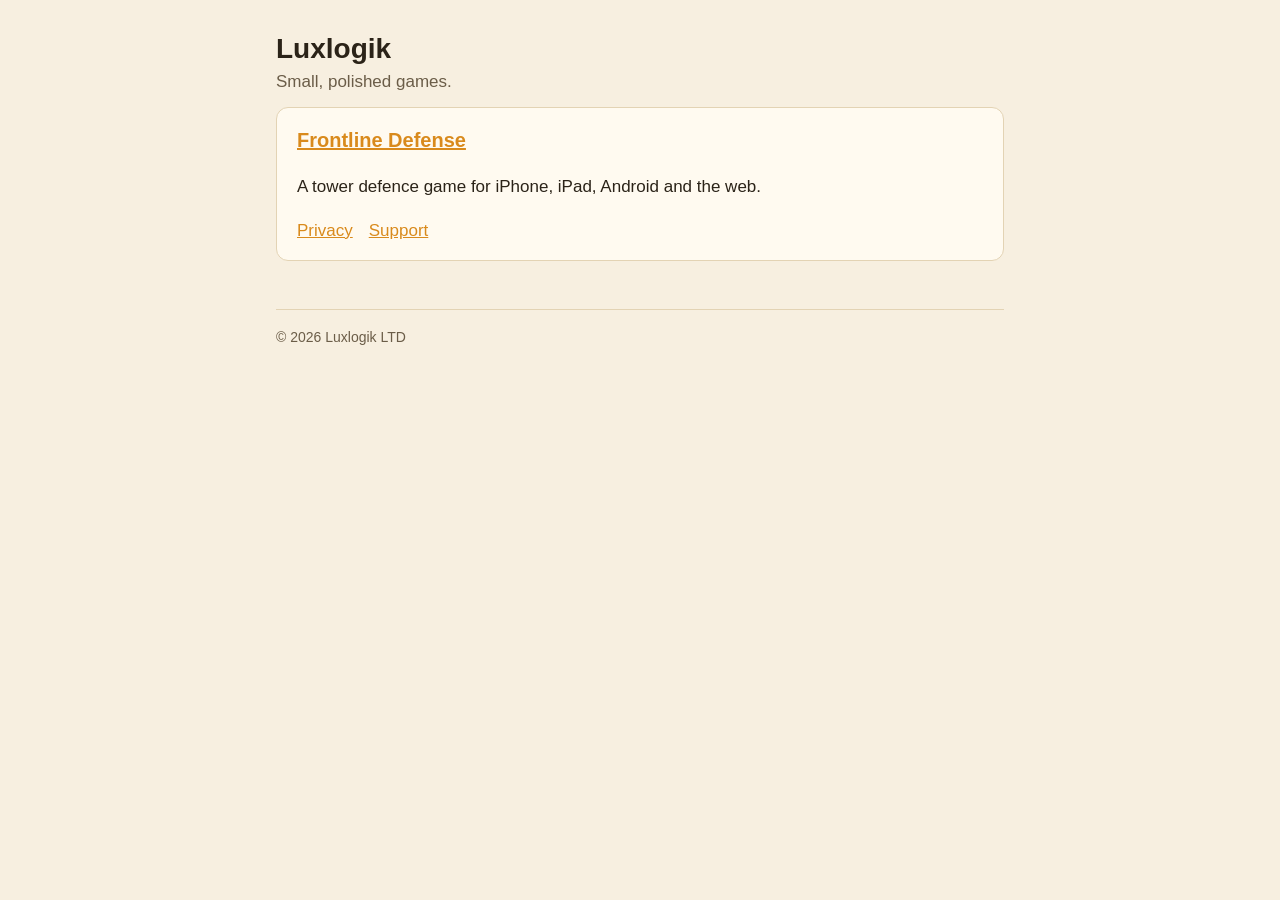
<file: index.html>
<!doctype html><html lang="en"><head><meta charset="utf-8"><meta name="viewport" content="width=device-width,initial-scale=1">
<title>Luxlogik</title><link rel="stylesheet" href="/style.css"></head><body><main>
<h1>Luxlogik</h1><p class="sub">Small, polished games.</p>
<div class="card"><h2 style="margin-top:0"><a href="/frontline-defense/">Frontline Defense</a></h2>
<p>A tower defence game for iPhone, iPad, Android and the web.</p>
<nav><a href="/frontline-defense/privacy.html">Privacy</a><a href="/frontline-defense/support.html">Support</a></nav></div>
<footer>© 2026 Luxlogik LTD</footer></main></body></html>
</file>
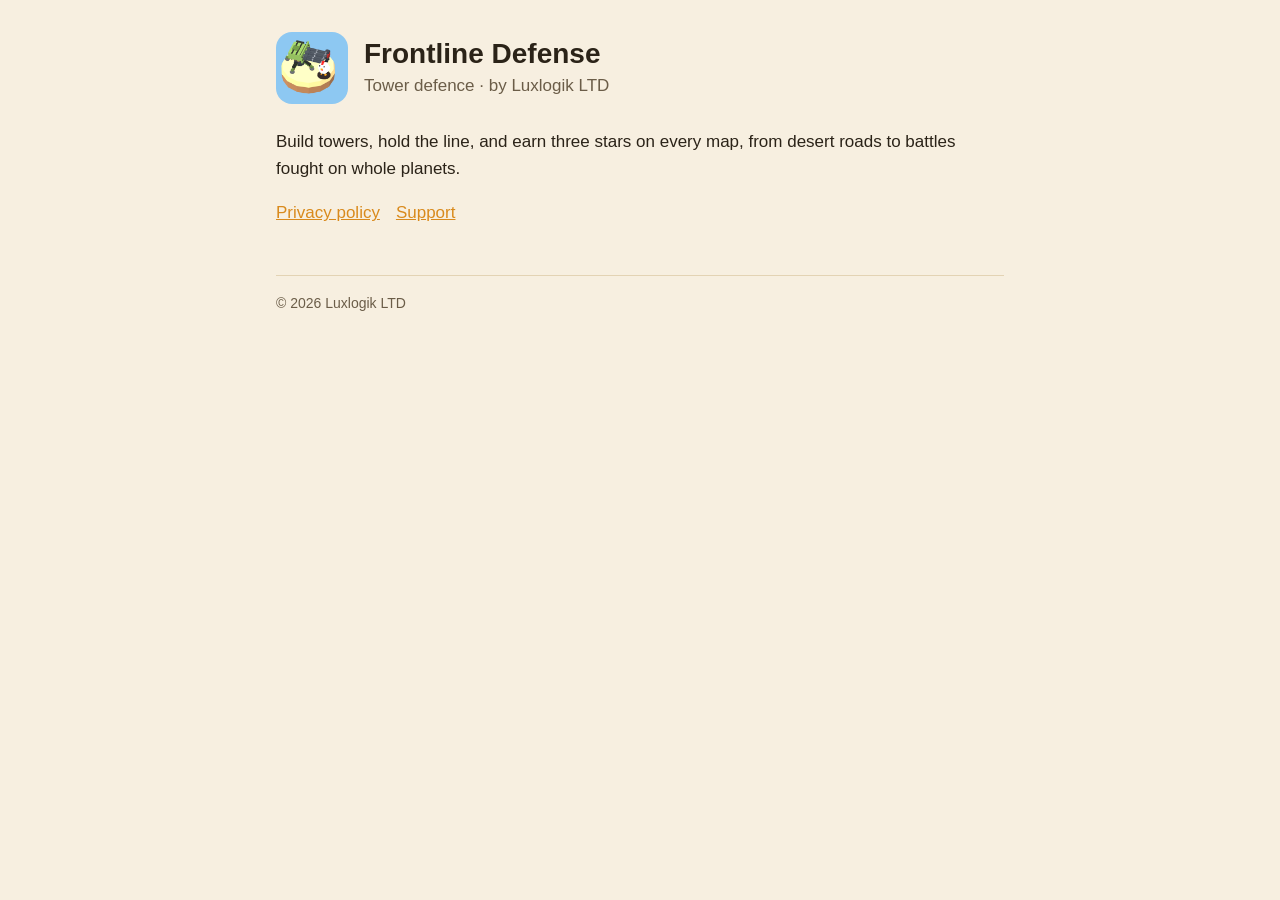
<file: frontline-defense/index.html>
<!doctype html><html lang="en"><head><meta charset="utf-8"><meta name="viewport" content="width=device-width,initial-scale=1">
<title>Frontline Defense</title><link rel="stylesheet" href="/style.css"><link rel="icon" href="icon.png"></head><body><main>
<header><img src="icon.png" alt=""><div><h1>Frontline Defense</h1><p class="sub">Tower defence · by Luxlogik LTD</p></div></header>
<p>Build towers, hold the line, and earn three stars on every map, from desert roads to battles fought on whole planets.</p>
<nav><a href="privacy.html">Privacy policy</a><a href="support.html">Support</a></nav>
<footer>© 2026 Luxlogik LTD</footer></main></body></html>
</file>
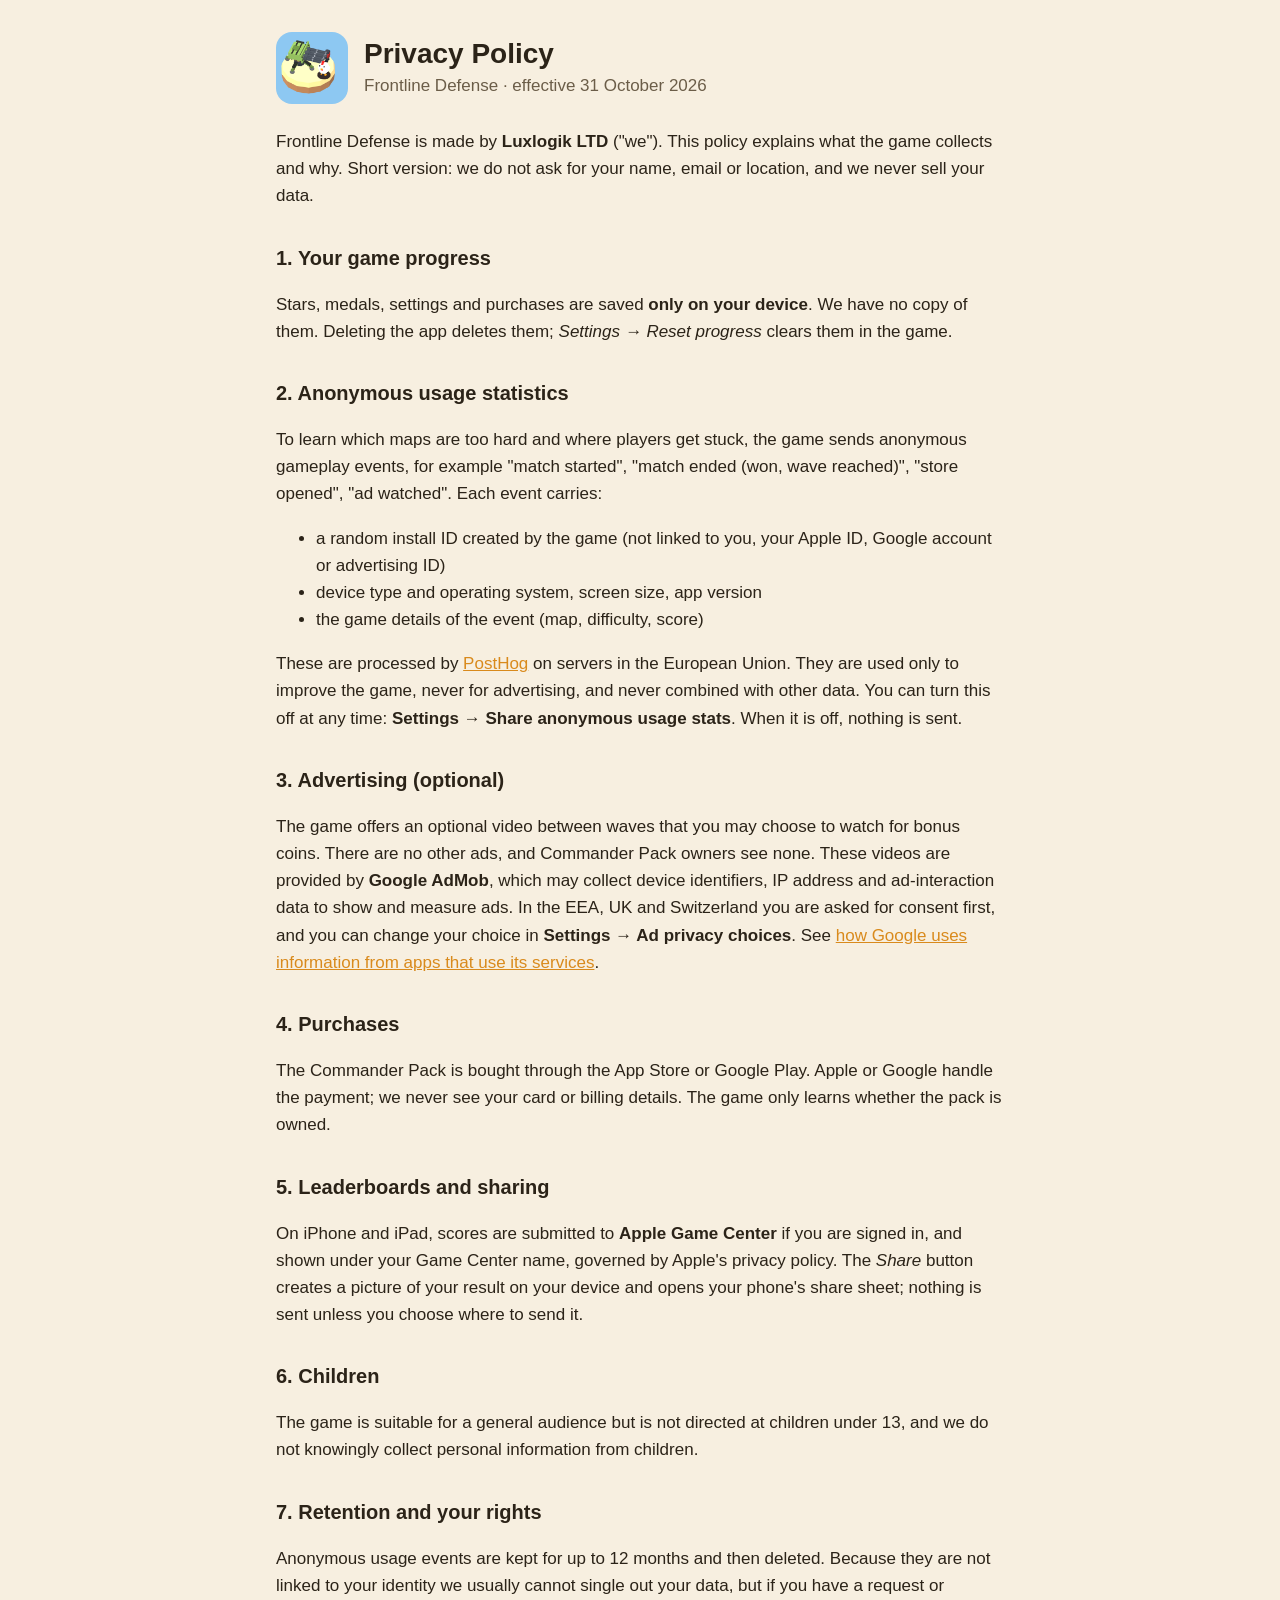
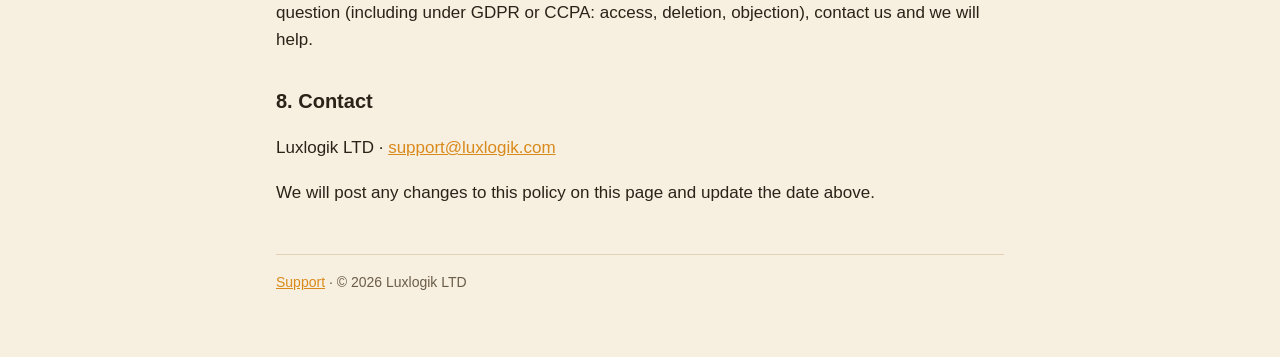
<file: frontline-defense/privacy.html>
<!doctype html><html lang="en"><head><meta charset="utf-8"><meta name="viewport" content="width=device-width,initial-scale=1">
<title>Privacy Policy</title><link rel="stylesheet" href="/style.css"><link rel="icon" href="icon.png"></head><body><main>
<header><img src="icon.png" alt=""><div><h1>Privacy Policy</h1><p class="sub">Frontline Defense · effective 31 October 2026</p></div></header>

<p>Frontline Defense is made by <strong>Luxlogik LTD</strong> ("we"). This policy explains what the game collects and why. Short version: we do not ask for your name, email or location, and we never sell your data.</p>

<h2>1. Your game progress</h2>
<p>Stars, medals, settings and purchases are saved <strong>only on your device</strong>. We have no copy of them. Deleting the app deletes them; <em>Settings → Reset progress</em> clears them in the game.</p>

<h2>2. Anonymous usage statistics</h2>
<p>To learn which maps are too hard and where players get stuck, the game sends anonymous gameplay events, for example "match started", "match ended (won, wave reached)", "store opened", "ad watched". Each event carries:</p>
<ul><li>a random install ID created by the game (not linked to you, your Apple ID, Google account or advertising ID)</li>
<li>device type and operating system, screen size, app version</li>
<li>the game details of the event (map, difficulty, score)</li></ul>
<p>These are processed by <a href="https://posthog.com/privacy">PostHog</a> on servers in the European Union. They are used only to improve the game, never for advertising, and never combined with other data. You can turn this off at any time: <strong>Settings → Share anonymous usage stats</strong>. When it is off, nothing is sent.</p>

<h2>3. Advertising (optional)</h2>
<p>The game offers an optional video between waves that you may choose to watch for bonus coins. There are no other ads, and Commander Pack owners see none. These videos are provided by <strong>Google AdMob</strong>, which may collect device identifiers, IP address and ad-interaction data to show and measure ads. In the EEA, UK and Switzerland you are asked for consent first, and you can change your choice in <strong>Settings → Ad privacy choices</strong>. See <a href="https://policies.google.com/technologies/partner-sites">how Google uses information from apps that use its services</a>.</p>

<h2>4. Purchases</h2>
<p>The Commander Pack is bought through the App Store or Google Play. Apple or Google handle the payment; we never see your card or billing details. The game only learns whether the pack is owned.</p>

<h2>5. Leaderboards and sharing</h2>
<p>On iPhone and iPad, scores are submitted to <strong>Apple Game Center</strong> if you are signed in, and shown under your Game Center name, governed by Apple's privacy policy. The <em>Share</em> button creates a picture of your result on your device and opens your phone's share sheet; nothing is sent unless you choose where to send it.</p>

<h2>6. Children</h2>
<p>The game is suitable for a general audience but is not directed at children under 13, and we do not knowingly collect personal information from children.</p>

<h2>7. Retention and your rights</h2>
<p>Anonymous usage events are kept for up to 12 months and then deleted. Because they are not linked to your identity we usually cannot single out your data, but if you have a request or question (including under GDPR or CCPA: access, deletion, objection), contact us and we will help.</p>

<h2>8. Contact</h2>
<p>Luxlogik LTD · <a href="mailto:support@luxlogik.com">support@luxlogik.com</a></p>
<p>We will post any changes to this policy on this page and update the date above.</p>
<footer><a href="support.html">Support</a> · © 2026 Luxlogik LTD</footer></main></body></html>
</file>
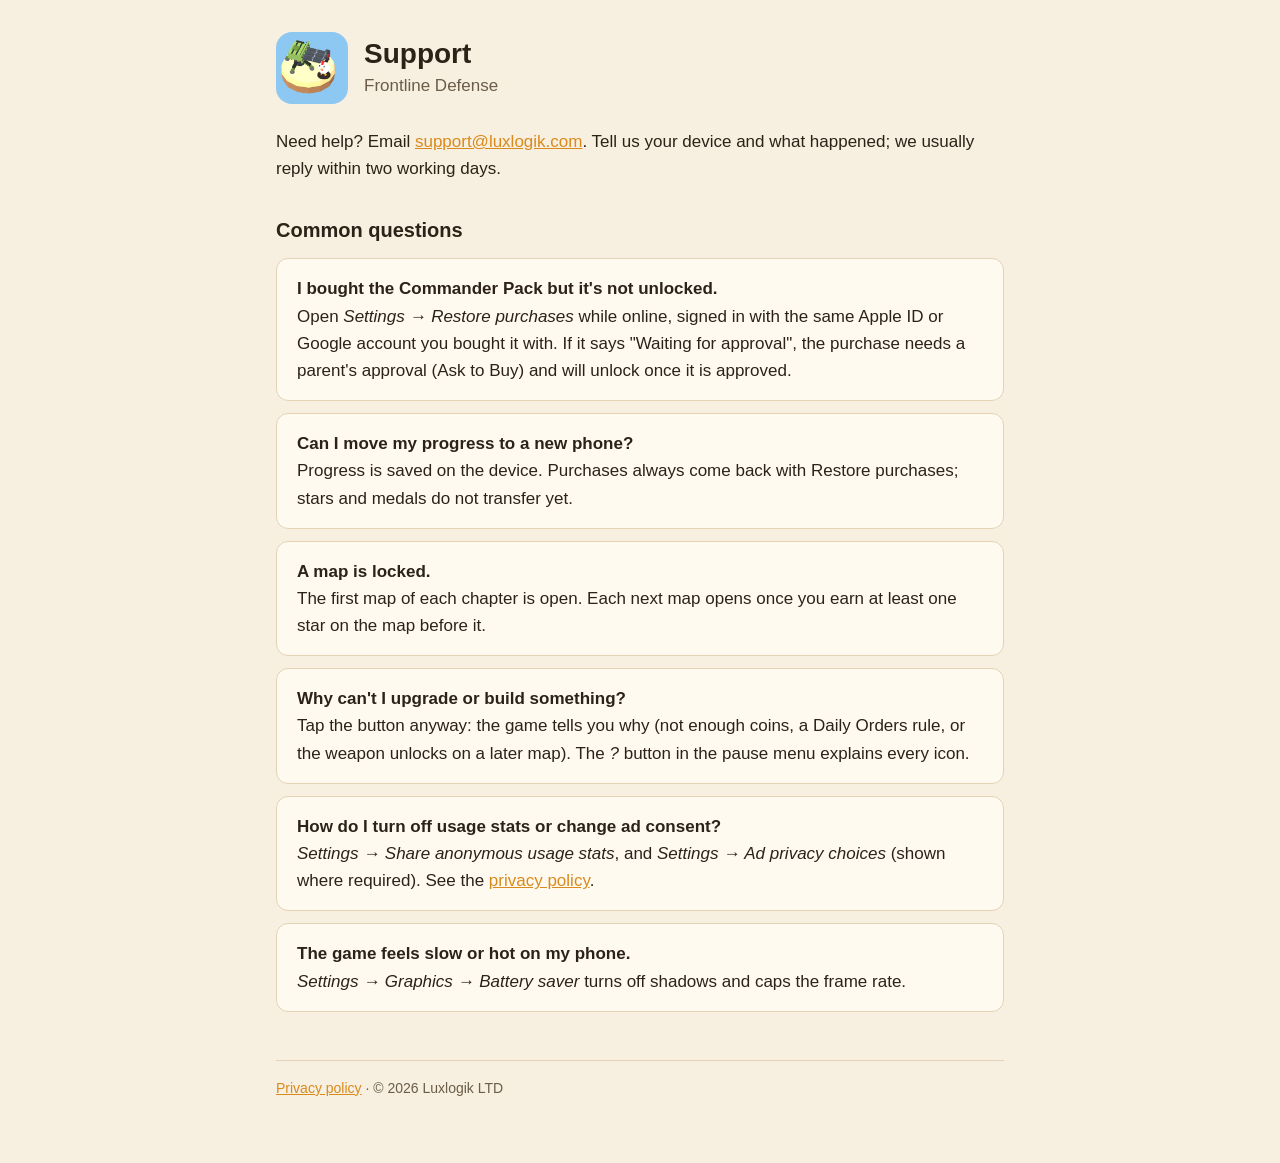
<file: frontline-defense/support.html>
<!doctype html><html lang="en"><head><meta charset="utf-8"><meta name="viewport" content="width=device-width,initial-scale=1">
<title>Support</title><link rel="stylesheet" href="/style.css"><link rel="icon" href="icon.png"></head><body><main>
<header><img src="icon.png" alt=""><div><h1>Support</h1><p class="sub">Frontline Defense</p></div></header>
<p>Need help? Email <a href="mailto:support@luxlogik.com?subject=Frontline%20Defense">support@luxlogik.com</a>. Tell us your device and what happened; we usually reply within two working days.</p>

<h2>Common questions</h2>
<div class="card"><strong>I bought the Commander Pack but it's not unlocked.</strong><br>Open <em>Settings → Restore purchases</em> while online, signed in with the same Apple ID or Google account you bought it with. If it says "Waiting for approval", the purchase needs a parent's approval (Ask to Buy) and will unlock once it is approved.</div>
<div class="card"><strong>Can I move my progress to a new phone?</strong><br>Progress is saved on the device. Purchases always come back with Restore purchases; stars and medals do not transfer yet.</div>
<div class="card"><strong>A map is locked.</strong><br>The first map of each chapter is open. Each next map opens once you earn at least one star on the map before it.</div>
<div class="card"><strong>Why can't I upgrade or build something?</strong><br>Tap the button anyway: the game tells you why (not enough coins, a Daily Orders rule, or the weapon unlocks on a later map). The <em>?</em> button in the pause menu explains every icon.</div>
<div class="card"><strong>How do I turn off usage stats or change ad consent?</strong><br><em>Settings → Share anonymous usage stats</em>, and <em>Settings → Ad privacy choices</em> (shown where required). See the <a href="privacy.html">privacy policy</a>.</div>
<div class="card"><strong>The game feels slow or hot on my phone.</strong><br><em>Settings → Graphics → Battery saver</em> turns off shadows and caps the frame rate.</div>
<footer><a href="privacy.html">Privacy policy</a> · © 2026 Luxlogik LTD</footer></main></body></html>
</file>
<file: style.css>
:root{--bg:#f7efe0;--ink:#2b2318;--soft:#6b5d48;--card:#fffaf0;--line:#e3d3b4;--amber:#d98a1c}
@media (prefers-color-scheme:dark){:root{--bg:#1c1812;--ink:#f1e7d4;--soft:#b9a98c;--card:#262018;--line:#3a3124;--amber:#f0a83a}}
*{box-sizing:border-box}body{margin:0;background:var(--bg);color:var(--ink);font:17px/1.6 -apple-system,BlinkMacSystemFont,"Segoe UI",Roboto,sans-serif}
main{max-width:760px;margin:0 auto;padding:32px 16px 64px}
header{display:flex;gap:16px;align-items:center;margin-bottom:24px}header img{width:72px;height:72px;border-radius:16px}
h1{font-size:28px;margin:0;line-height:1.2}h2{font-size:20px;margin:32px 0 8px}
.sub{color:var(--soft);margin:2px 0 0}a{color:var(--amber)}
.card{background:var(--card);border:1px solid var(--line);border-radius:12px;padding:16px 20px;margin:12px 0}
nav a{margin-right:16px}footer{color:var(--soft);font-size:14px;margin-top:48px;border-top:1px solid var(--line);padding-top:16px}
</file>
